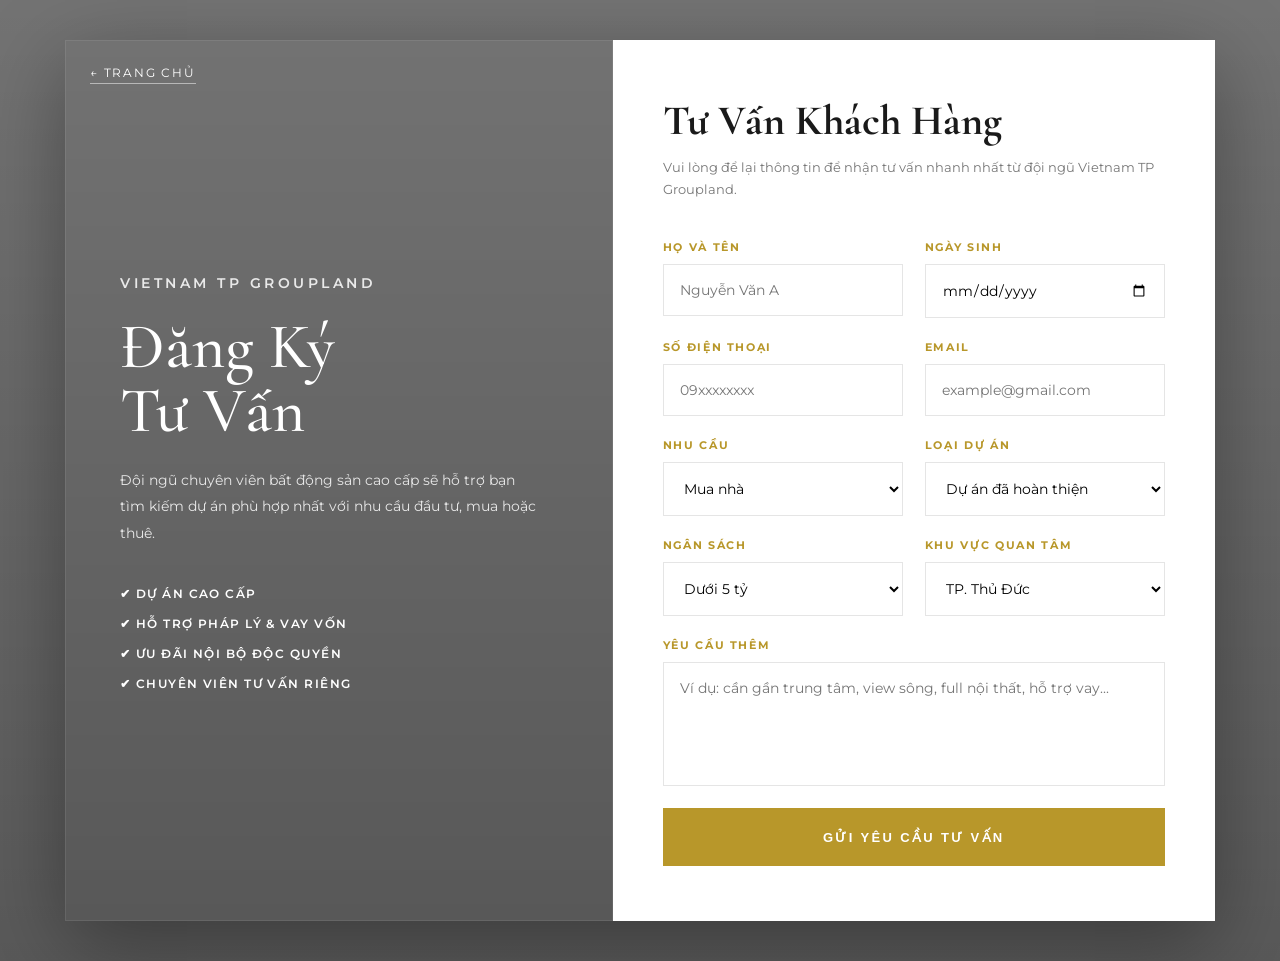
<file: index4.html>
<!DOCTYPE html>
<html lang="vi">

<head>
    <meta charset="UTF-8">
    <meta name="viewport" content="width=device-width, initial-scale=1.0">
    <title>Đăng Ký Tư Vấn | Vietnam TP Groupland</title>

    <link
        href="https://fonts.googleapis.com/css2?family=Cormorant+Garamond:wght@300;400;500;600;700&family=Montserrat:wght@300;400;500;600;700&display=swap"
        rel="stylesheet">

    <style>
        * {
            margin: 0;
            padding: 0;
            box-sizing: border-box;
        }

        :root {
            --gold: #B8972A;
            --gold-light: #D4AF37;
            --dark: #1a1a1a;
            --white: #fff;
        }

        body {
            font-family: 'Montserrat', sans-serif;
            background:
                linear-gradient(rgba(0, 0, 0, .55),
                    rgba(0, 0, 0, .65)),
                url('https://images.unsplash.com/photo-1600585154340-be6161a56a0c?w=1600&q=80') center/cover no-repeat;

            min-height: 100vh;

            display: flex;
            align-items: center;
            justify-content: center;

            padding: 40px;
        }

        .consult-container {
            width: min(1150px, 100%);
            background: rgba(255, 255, 255, 0.98);

            display: grid;
            grid-template-columns: 1fr 1.1fr;

            overflow: hidden;

            box-shadow: 0 25px 80px rgba(0, 0, 0, .35);
        }

        /* LEFT */

        .consult-left {
            position: relative;

            background:
                linear-gradient(rgba(0, 0, 0, .55),
                    rgba(0, 0, 0, .65)),
                url('https://images.unsplash.com/photo-1568605114967-8130f3a36994?w=1200&q=80') center/cover no-repeat;

            padding: 70px 55px;

            color: white;

            display: flex;
            flex-direction: column;
            justify-content: center;
        }

        .consult-left::after {
            content: "";

            position: absolute;
            inset: 0;

            border: 1px solid rgba(255, 255, 255, .08);
            pointer-events: none;
        }

        .consult-label {
            font-size: 11px;
            letter-spacing: .25em;
            text-transform: uppercase;
            color: var(--gold-light);
            margin-bottom: 18px;
            font-weight: 600;
        }

        .consult-left h1 {
            font-family: 'Cormorant Garamond', serif;
            font-size: 64px;
            line-height: 1;
            margin-bottom: 24px;
            font-weight: 500;
        }

        .consult-left p {
            font-size: 14px;
            line-height: 1.9;
            color: rgba(255, 255, 255, .85);
            max-width: 420px;
        }

        .consult-features {
            margin-top: 40px;

            display: flex;
            flex-direction: column;
            gap: 15px;
        }

        .consult-features span {
            font-size: 12px;
            text-transform: uppercase;
            letter-spacing: .12em;
            font-weight: 600;
        }

        /* RIGHT */

        .consult-right {
            background: #fff;
            padding: 55px 50px;
        }

        .form-title {
            font-family: 'Cormorant Garamond', serif;
            font-size: 42px;
            color: var(--dark);
            margin-bottom: 10px;
        }

        .form-subtitle {
            font-size: 13px;
            color: #777;
            margin-bottom: 40px;
            line-height: 1.7;
        }

        form {
            display: grid;
            grid-template-columns: 1fr 1fr;
            gap: 22px;
        }

        .form-group {
            display: flex;
            flex-direction: column;
        }

        .full {
            grid-column: 1 / 3;
        }

        label {
            font-size: 11px;
            font-weight: 700;
            letter-spacing: .15em;
            text-transform: uppercase;
            color: var(--gold);
            margin-bottom: 10px;
        }

        input,
        select,
        textarea {
            border: 1px solid #e5e5e5;

            padding: 16px;

            font-family: 'Montserrat', sans-serif;
            font-size: 14px;

            outline: none;

            transition: .25s;
            background: #fff;
        }

        input:focus,
        select:focus,
        textarea:focus {
            border-color: var(--gold);

            box-shadow:
                0 0 0 3px rgba(184, 151, 42, .08);
        }

        textarea {
            resize: none;
        }

        .submit-btn {
            grid-column: 1 / 3;

            height: 58px;

            border: none;

            background: var(--gold);
            color: white;

            font-size: 13px;
            font-weight: 700;

            letter-spacing: .18em;
            text-transform: uppercase;

            cursor: pointer;

            transition: .25s;
        }

        .submit-btn:hover {
            background: #9a7d20;
            transform: translateY(-2px);
        }

        .back-home {
            position: absolute;
            top: 25px;
            left: 25px;

            color: white;
            text-decoration: none;

            font-size: 12px;
            letter-spacing: .15em;
            text-transform: uppercase;

            border-bottom: 1px solid rgba(255,255,255,.5);

            padding-bottom: 3px;
        }

        .back-home:hover {
            color: var(--gold-light);
            border-color: var(--gold-light);
        }

        @media(max-width:950px) {

            .consult-container {
                grid-template-columns: 1fr;
            }

            .consult-left {
                min-height: 350px;
            }

            form {
                grid-template-columns: 1fr;
            }

            .full,
            .submit-btn {
                grid-column: auto;
            }

            .consult-left h1 {
                font-size: 50px;
            }
        }

        @media(max-width:600px) {

            body {
                padding: 0;
            }

            .consult-right {
                padding: 40px 25px;
            }

            .consult-left {
                padding: 50px 30px;
            }

            .form-title {
                font-size: 34px;
            }

            .consult-left h1 {
                font-size: 42px;
            }
        }
    </style>
</head>

<body>

    <div class="consult-container">

        <!-- LEFT -->
        <div class="consult-left">

            <a href="index.html" class="back-home">
                ← Trang Chủ
            </a>

            <p class="consult-label">
                Vietnam TP Groupland
            </p>

            <h1>
                Đăng Ký<br>
                Tư Vấn
            </h1>

            <p>
                Đội ngũ chuyên viên bất động sản cao cấp sẽ hỗ trợ bạn tìm kiếm
                dự án phù hợp nhất với nhu cầu đầu tư, mua hoặc thuê.
            </p>

            <div class="consult-features">
                <span>✔ Dự án cao cấp</span>
                <span>✔ Hỗ trợ pháp lý & vay vốn</span>
                <span>✔ Ưu đãi nội bộ độc quyền</span>
                <span>✔ Chuyên viên tư vấn riêng</span>
            </div>

        </div>

        <!-- RIGHT -->
        <div class="consult-right">

            <h2 class="form-title">
                Tư Vấn Khách Hàng
            </h2>

            <p class="form-subtitle">
                Vui lòng để lại thông tin để nhận tư vấn nhanh nhất
                từ đội ngũ Vietnam TP Groupland.
            </p>

            <form id="consultForm">

                <div class="form-group">
                    <label>Họ và Tên</label>
                    <input type="text" placeholder="Nguyễn Văn A" required>
                </div>

                <div class="form-group">
                    <label>Ngày Sinh</label>
                    <input type="date" required>
                </div>

                <div class="form-group">
                    <label>Số Điện Thoại</label>
                    <input type="tel" placeholder="09xxxxxxxx" required>
                </div>

                <div class="form-group">
                    <label>Email</label>
                    <input type="email" placeholder="example@gmail.com">
                </div>

                <div class="form-group">
                    <label>Nhu Cầu</label>
                    <select>
                        <option>Mua nhà</option>
                        <option>Thuê nhà</option>
                        <option>Đầu tư</option>
                        <option>Tư vấn tài chính</option>
                    </select>
                </div>

                <div class="form-group">
                    <label>Loại Dự Án</label>
                    <select>
                        <option>Dự án đã hoàn thiện</option>
                        <option>Dự án đang triển khai</option>
                    </select>
                </div>

                <div class="form-group">
                    <label>Ngân Sách</label>
                    <select>
                        <option>Dưới 5 tỷ</option>
                        <option>5 - 10 tỷ</option>
                        <option>10 - 20 tỷ</option>
                        <option>Trên 20 tỷ</option>
                    </select>
                </div>

                <div class="form-group">
                    <label>Khu Vực Quan Tâm</label>
                    <select>
                        <option>TP. Thủ Đức</option>
                        <option>Quận 1</option>
                        <option>Quận 7</option>
                        <option>Bình Thạnh</option>
                        <option>Nhà Bè</option>
                    </select>
                </div>

                <div class="form-group full">
                    <label>Yêu Cầu Thêm</label>

                    <textarea rows="5"
                        placeholder="Ví dụ: cần gần trung tâm, view sông, full nội thất, hỗ trợ vay..."></textarea>
                </div>

                <button type="submit" class="submit-btn">
                    Gửi Yêu Cầu Tư Vấn
                </button>

            </form>

        </div>

    </div>

    <script>
        document
            .getElementById("consultForm")
            .addEventListener("submit", function (e) {

                e.preventDefault();

                alert("Đăng ký tư vấn thành công!");

                this.reset();
            });
    </script>

</body>

</html>
</file>
